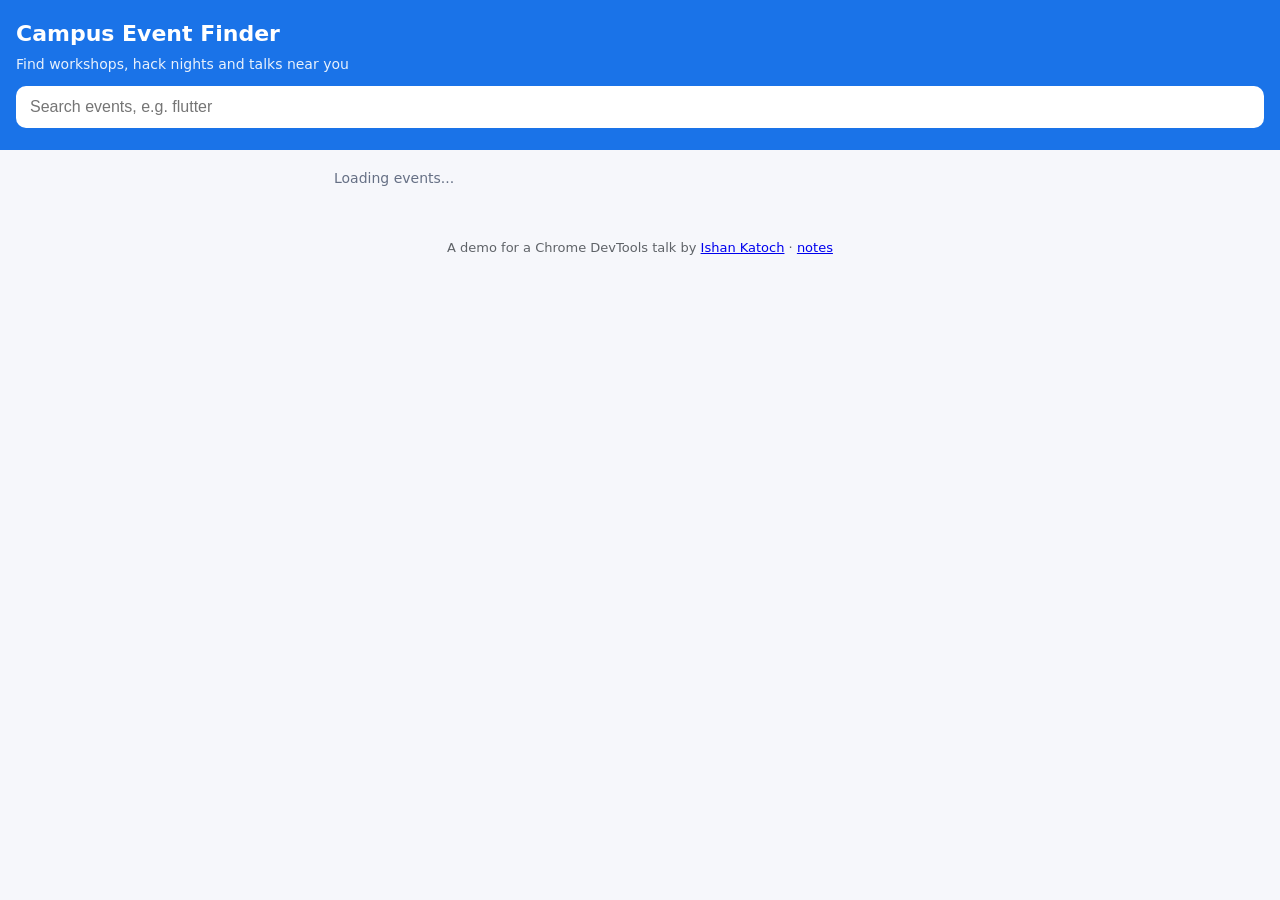
<file: broken/index.html>
<!doctype html>
<html lang="en">
<head>
  <meta charset="utf-8">
  <meta name="viewport" content="width=device-width, initial-scale=1">
  <title>Campus Event Finder</title>
  <link rel="icon" href="data:,">
  <link rel="stylesheet" href="../style.css">
  <script src="app.js"></script>
</head>
<body>
  <header>
    <h1>Campus Event Finder</h1>
    <p>Find workshops, hack nights and talks near you</p>
    <input id="search" type="search" placeholder="Search events, e.g. flutter" autocomplete="off">
  </header>
  <main>
    <p id="status">Loading events...</p>
    <ul id="events"></ul>
  </main>
<p style="text-align:center;font:13px/1.5 system-ui,sans-serif;color:#5f6368;margin:0 0 28px">A demo for a Chrome DevTools talk by <a href="https://www.linkedin.com/in/ishan-katoch">Ishan Katoch</a> &middot; <a href="../talk/">notes</a></p>
</body>
</html>
</file>
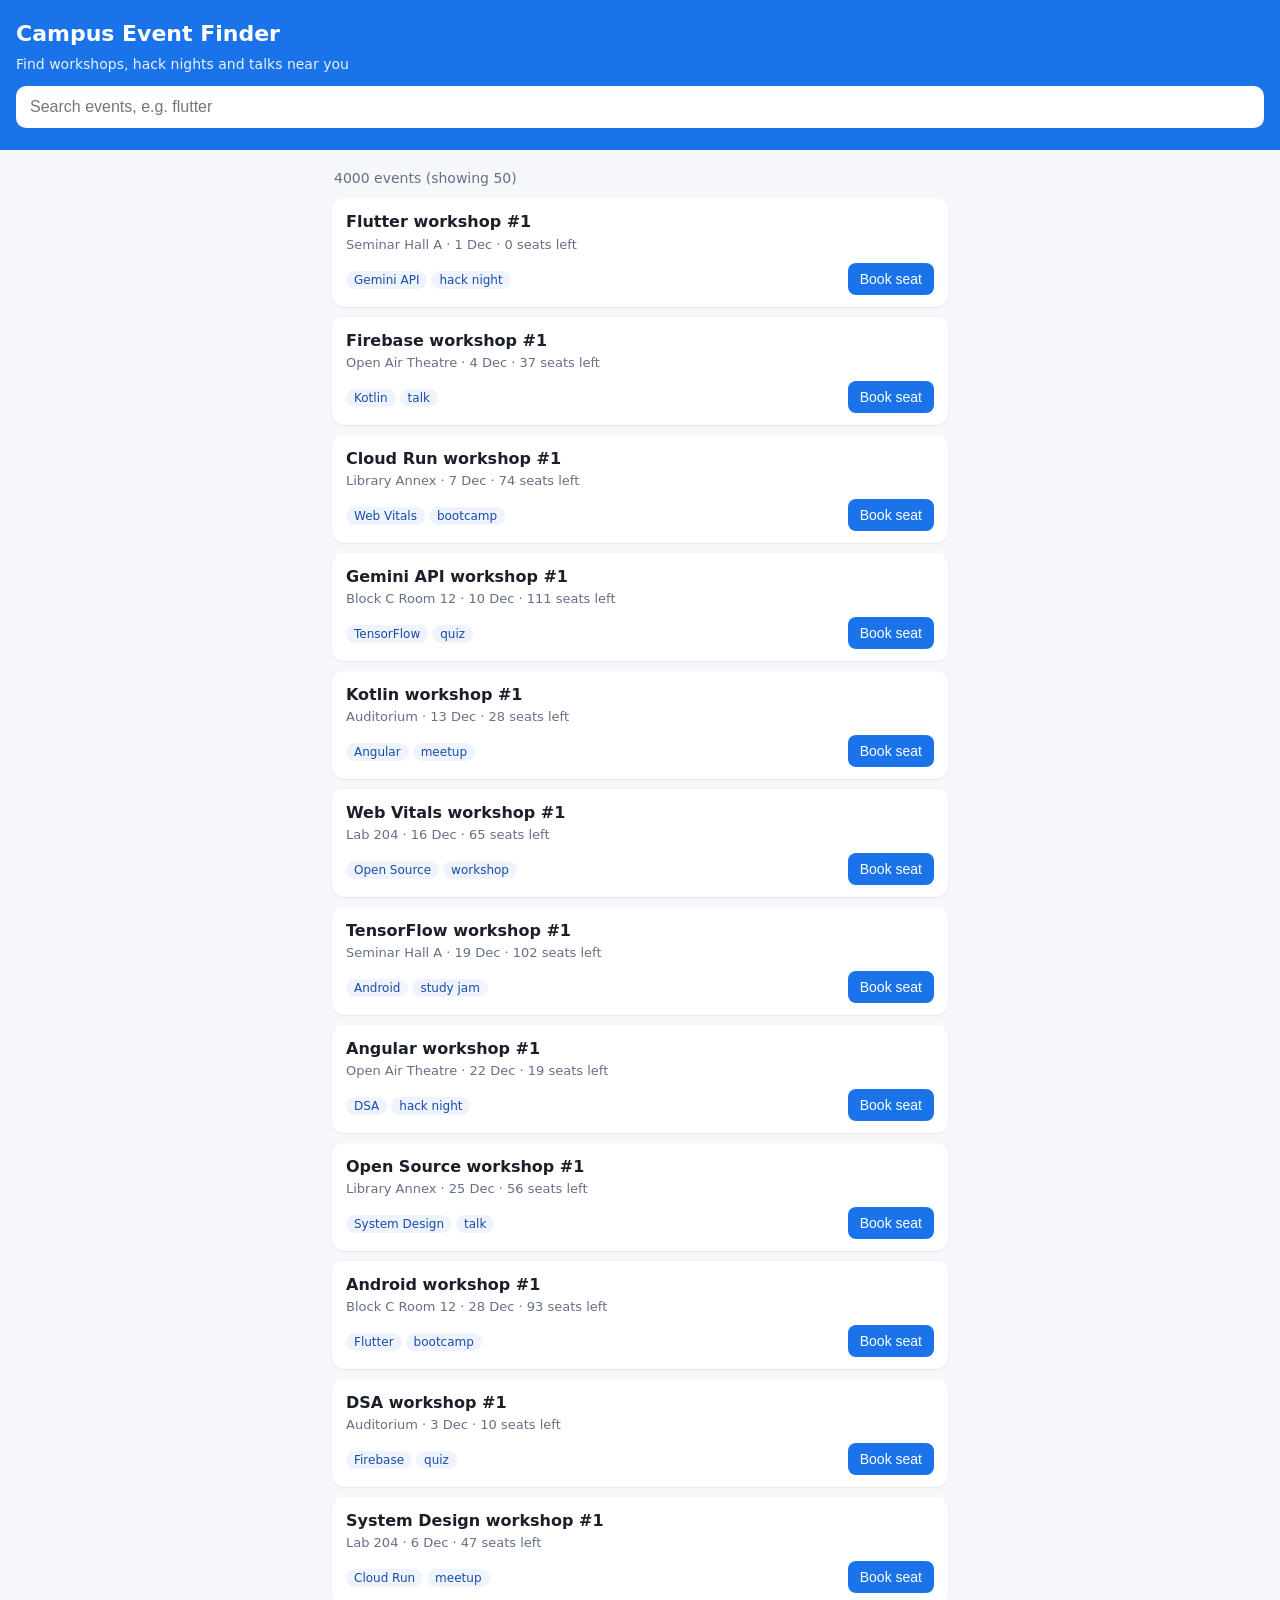
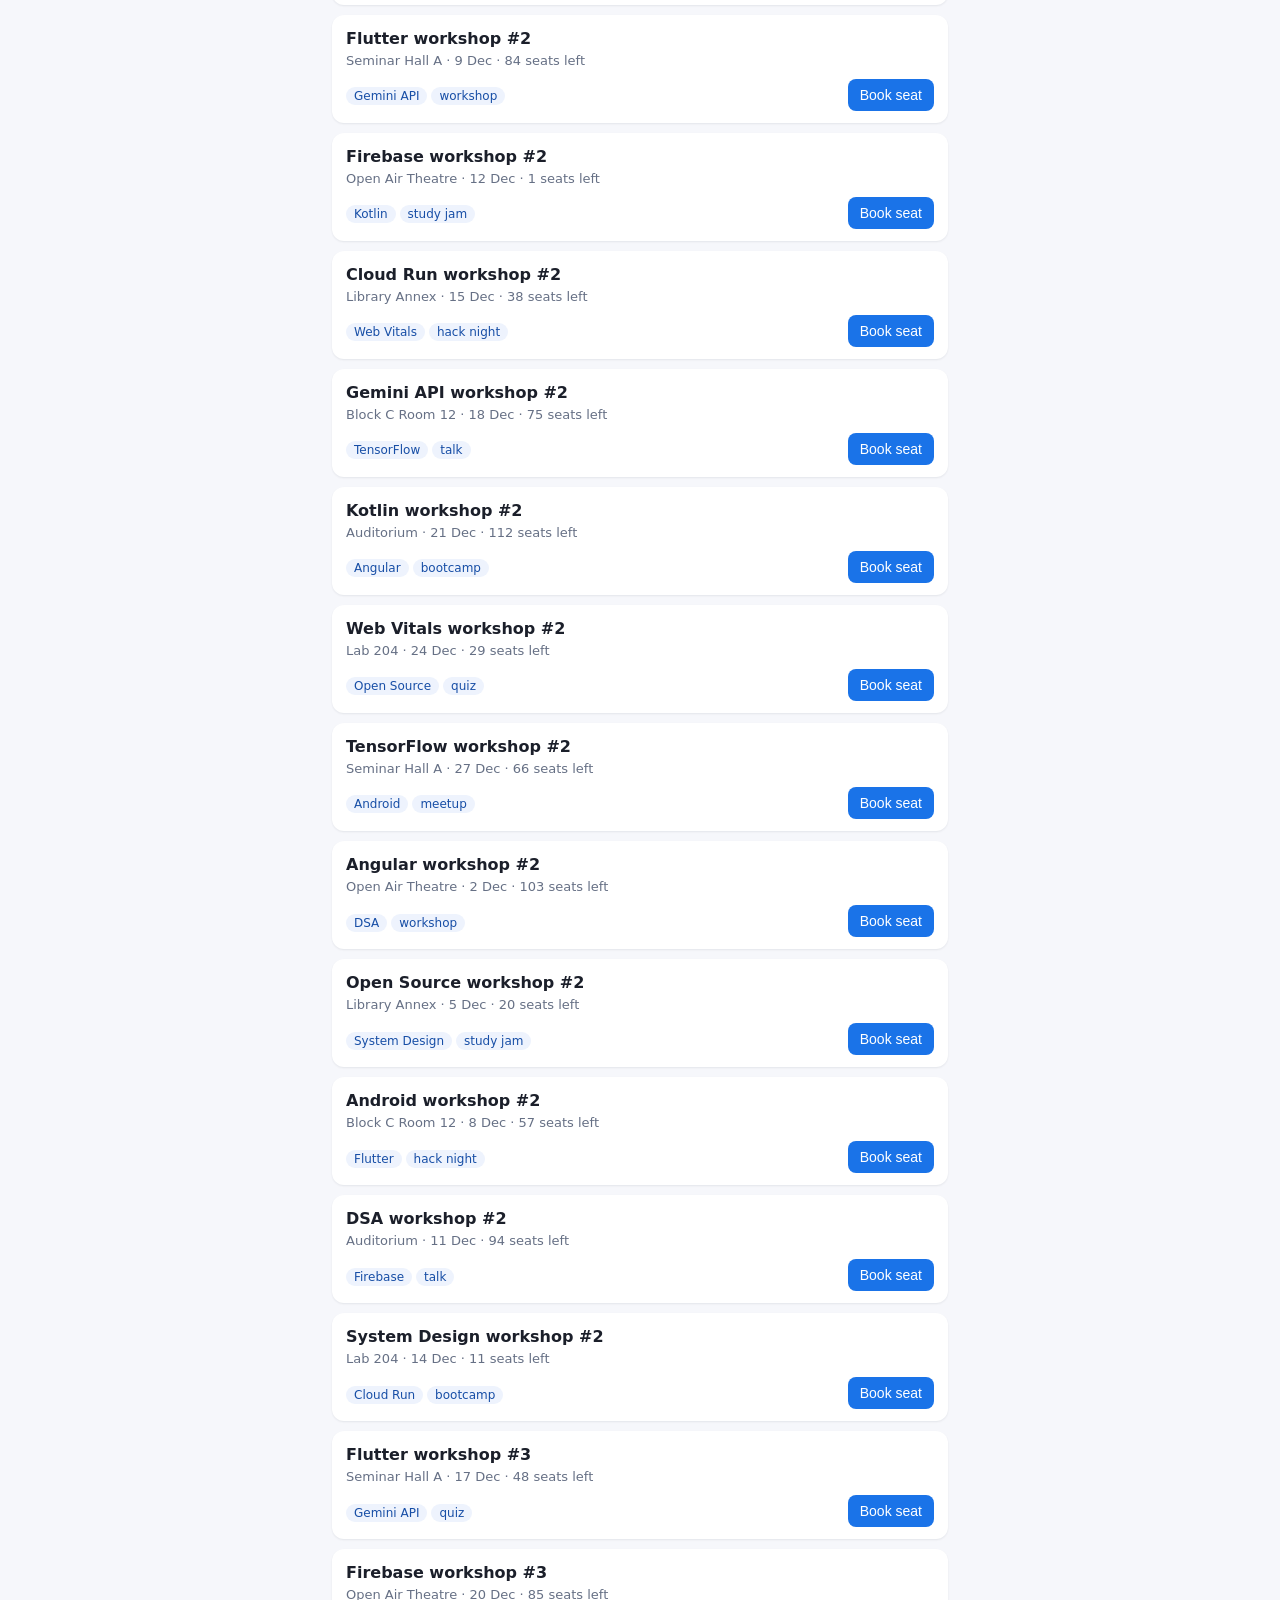
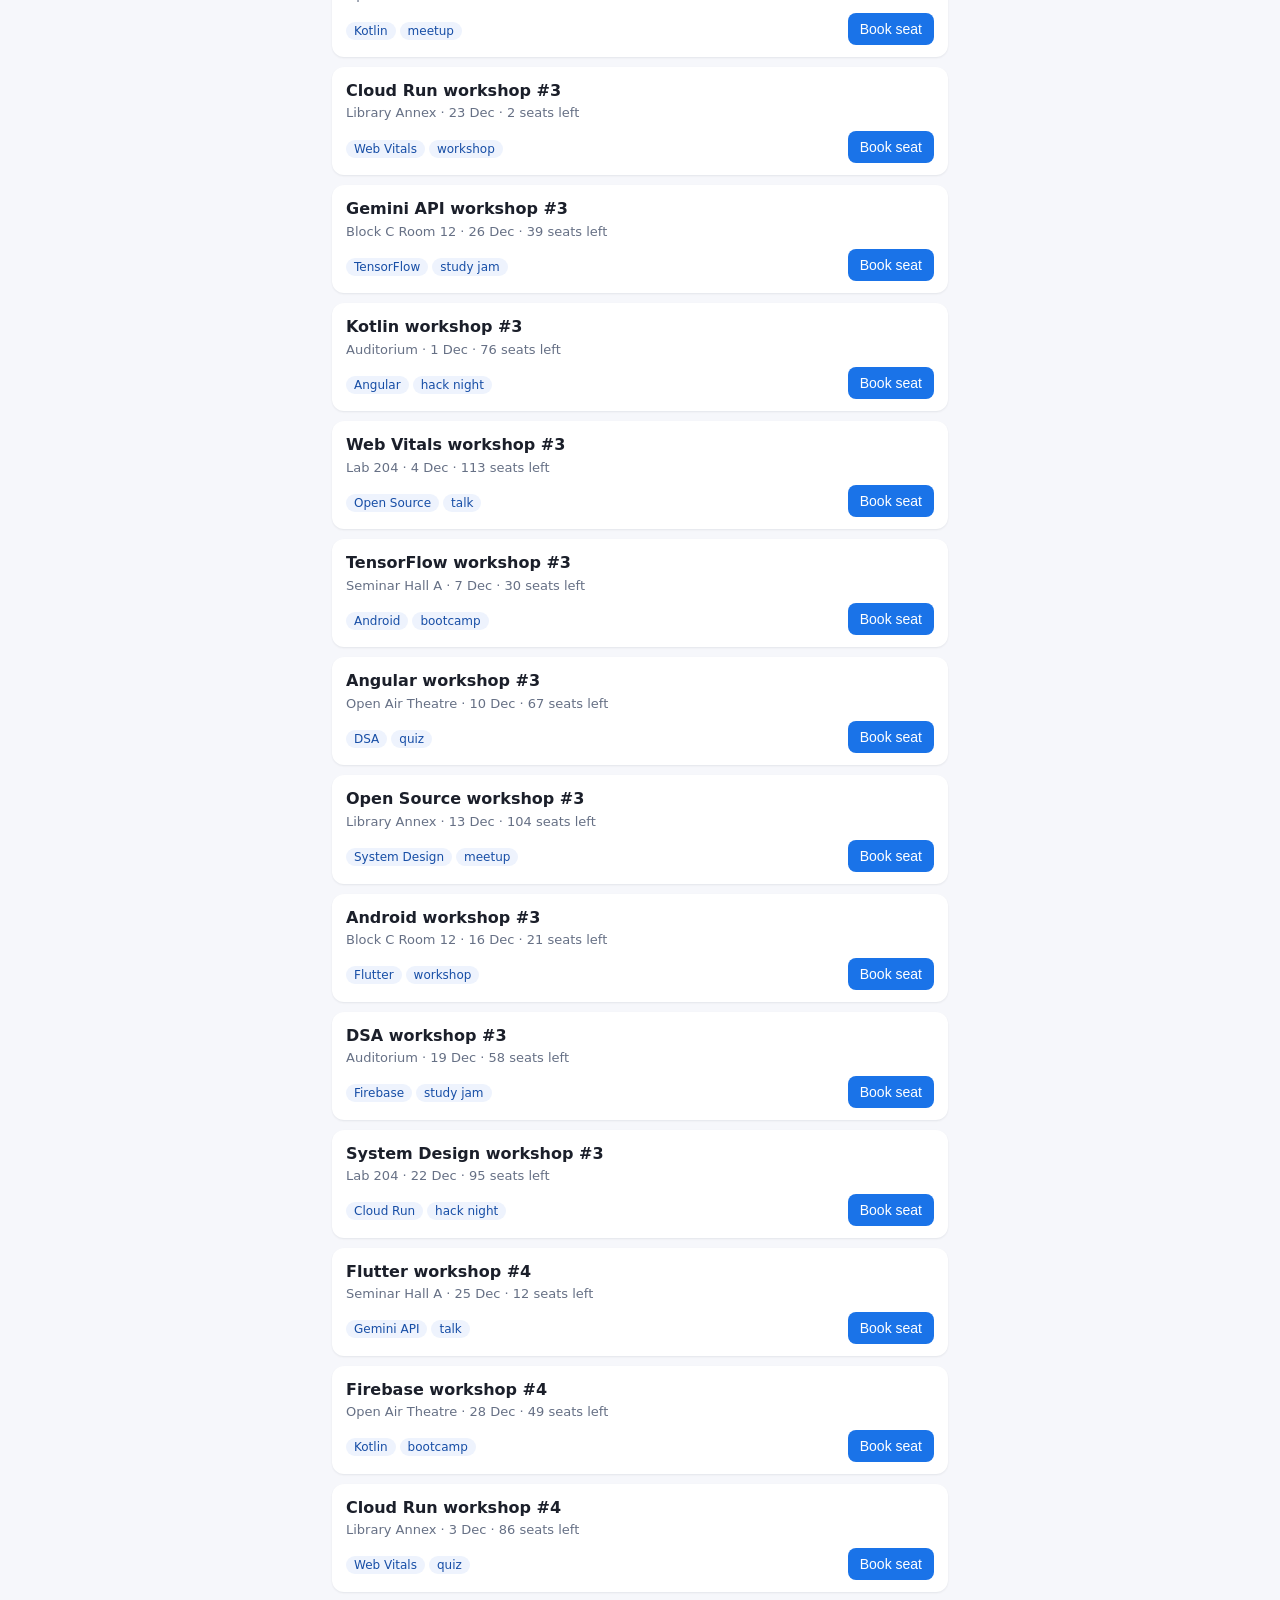
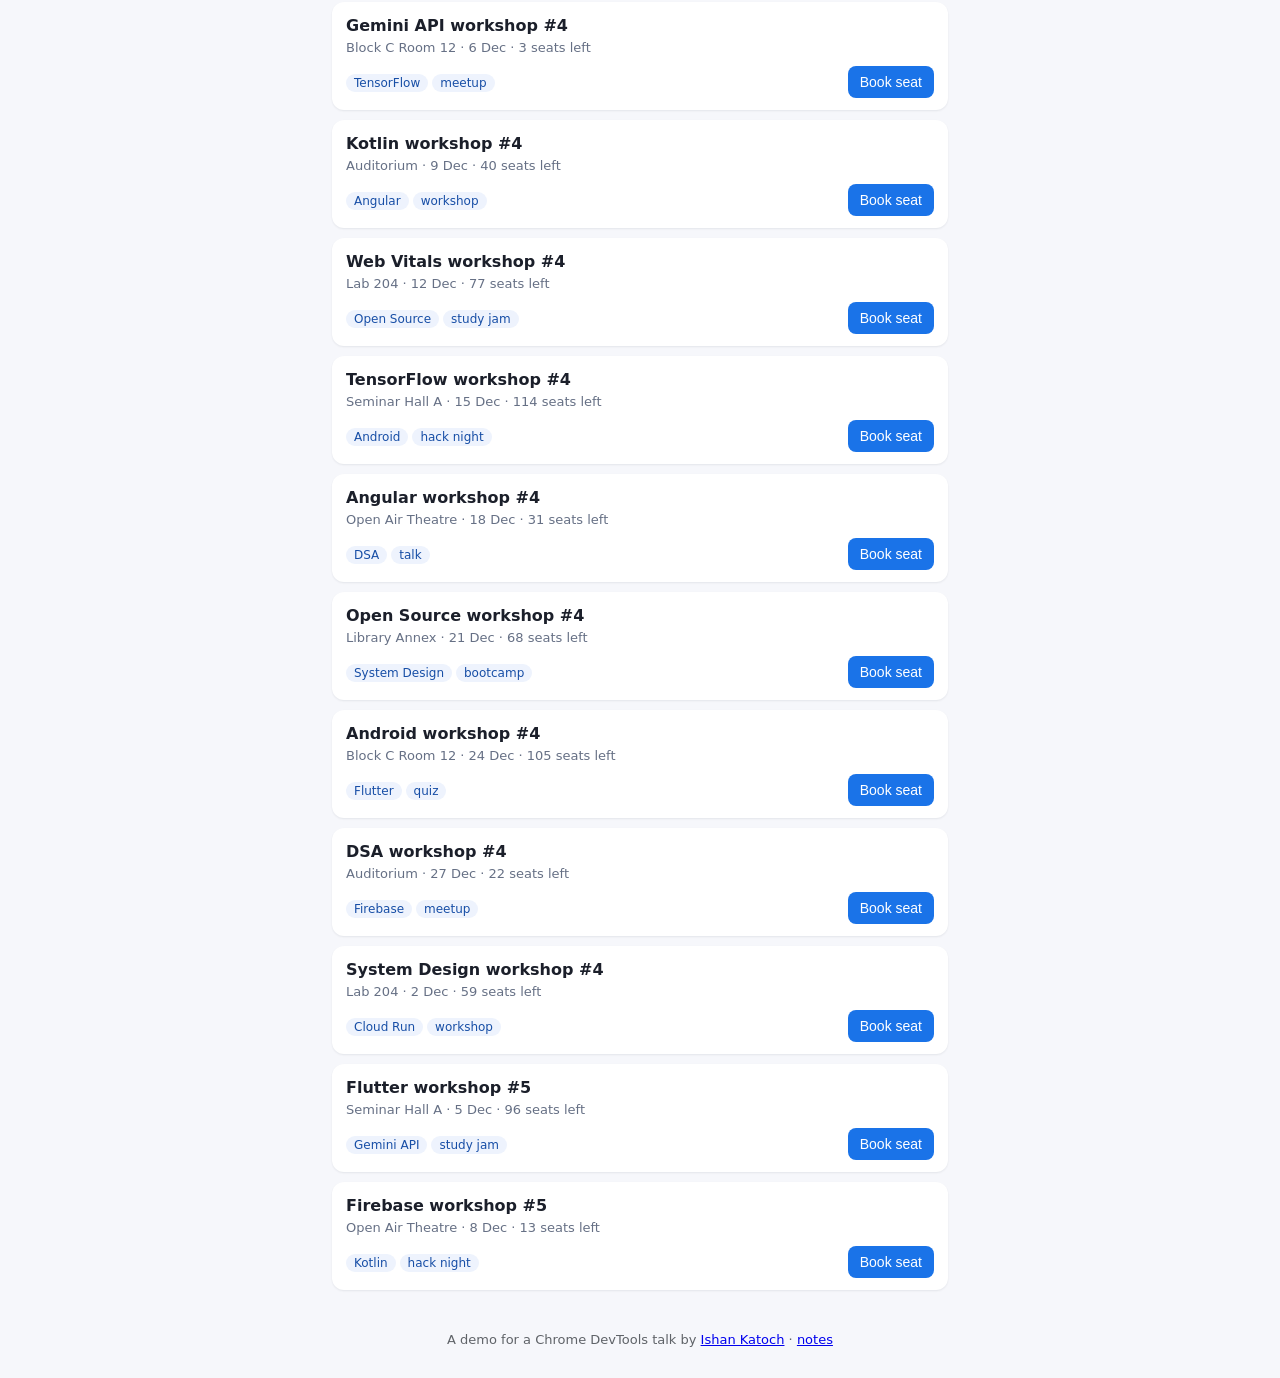
<file: fixed/index.html>
<!doctype html>
<html lang="en">
<head>
  <meta charset="utf-8">
  <meta name="viewport" content="width=device-width, initial-scale=1">
  <title>Campus Event Finder</title>
  <link rel="icon" href="data:,">
  <link rel="stylesheet" href="../style.css">
  <script src="app.js" defer></script>
</head>
<body>
  <header>
    <h1>Campus Event Finder</h1>
    <p>Find workshops, hack nights and talks near you</p>
    <input id="search" type="search" placeholder="Search events, e.g. flutter" autocomplete="off">
  </header>
  <main>
    <p id="status">Loading events...</p>
    <ul id="events"></ul>
  </main>
<p style="text-align:center;font:13px/1.5 system-ui,sans-serif;color:#5f6368;margin:0 0 28px">A demo for a Chrome DevTools talk by <a href="https://www.linkedin.com/in/ishan-katoch">Ishan Katoch</a> &middot; <a href="../talk/">notes</a></p>
</body>
</html>
</file>
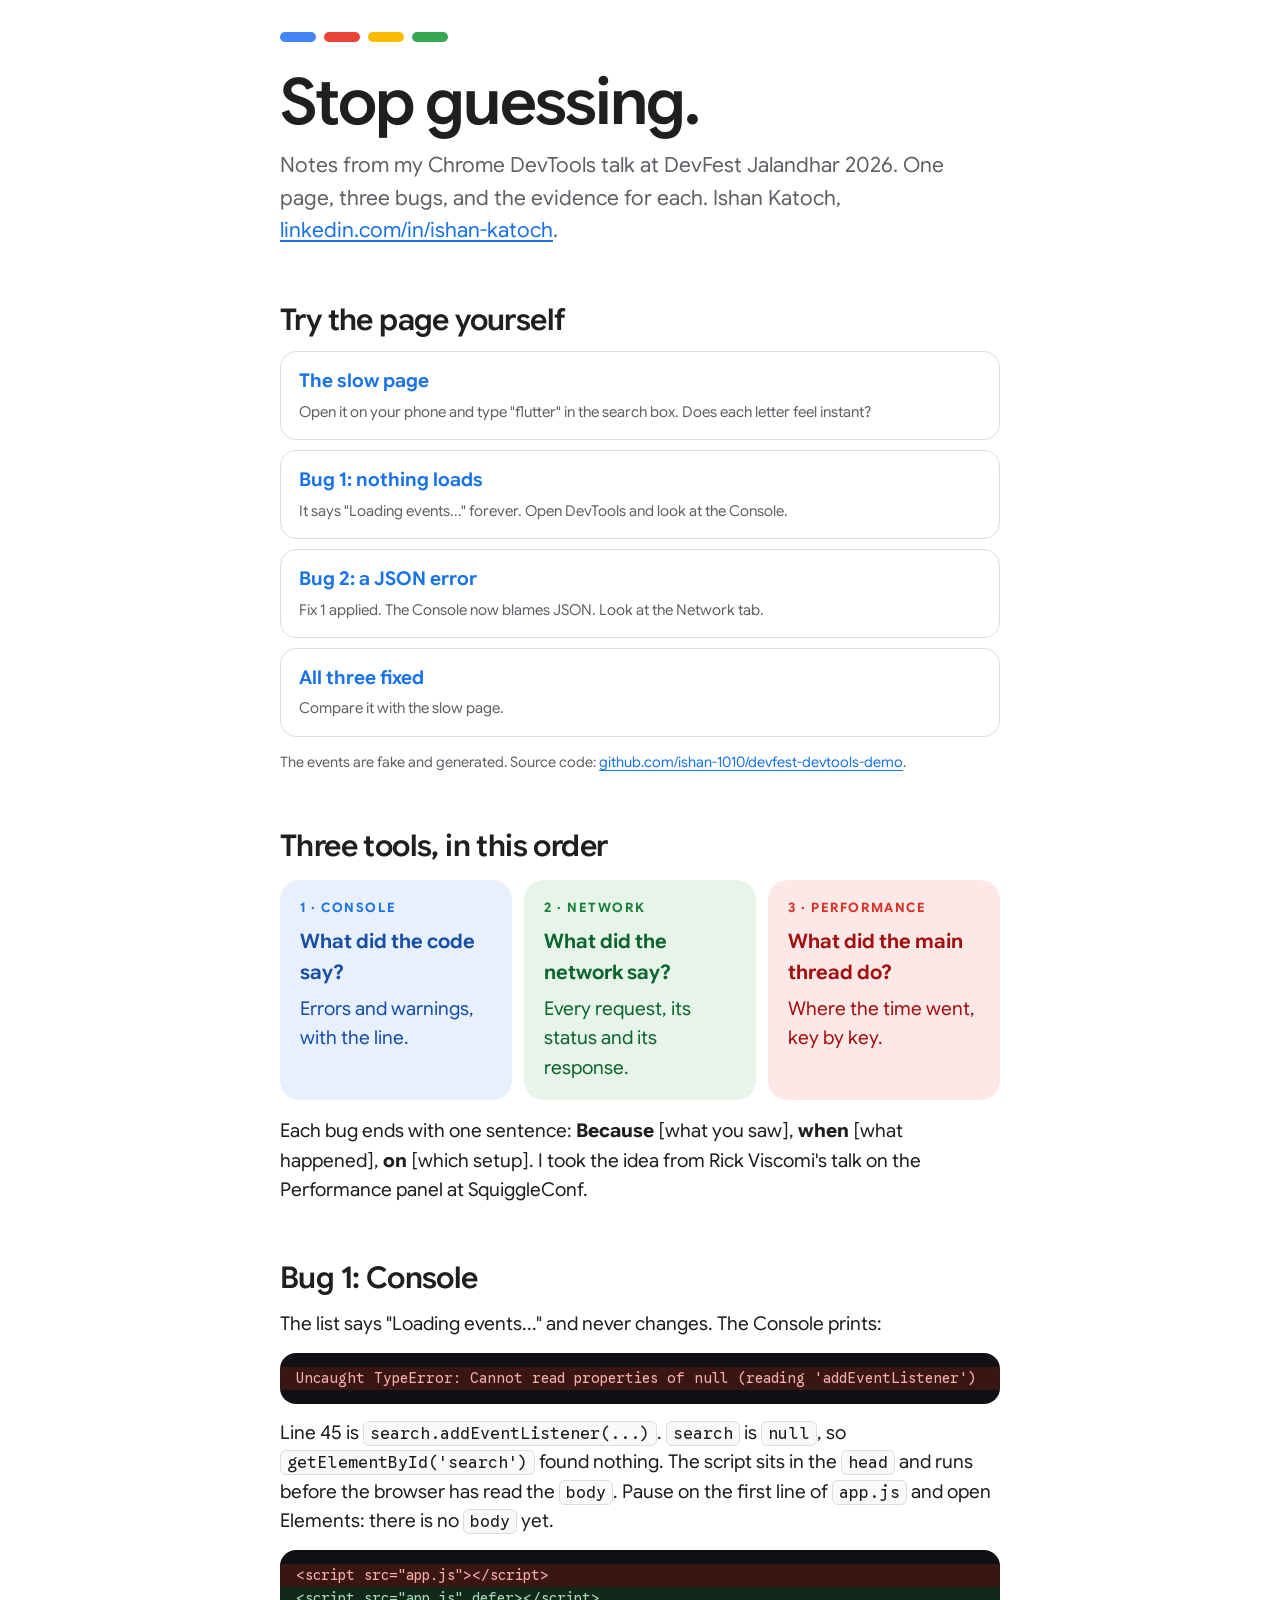
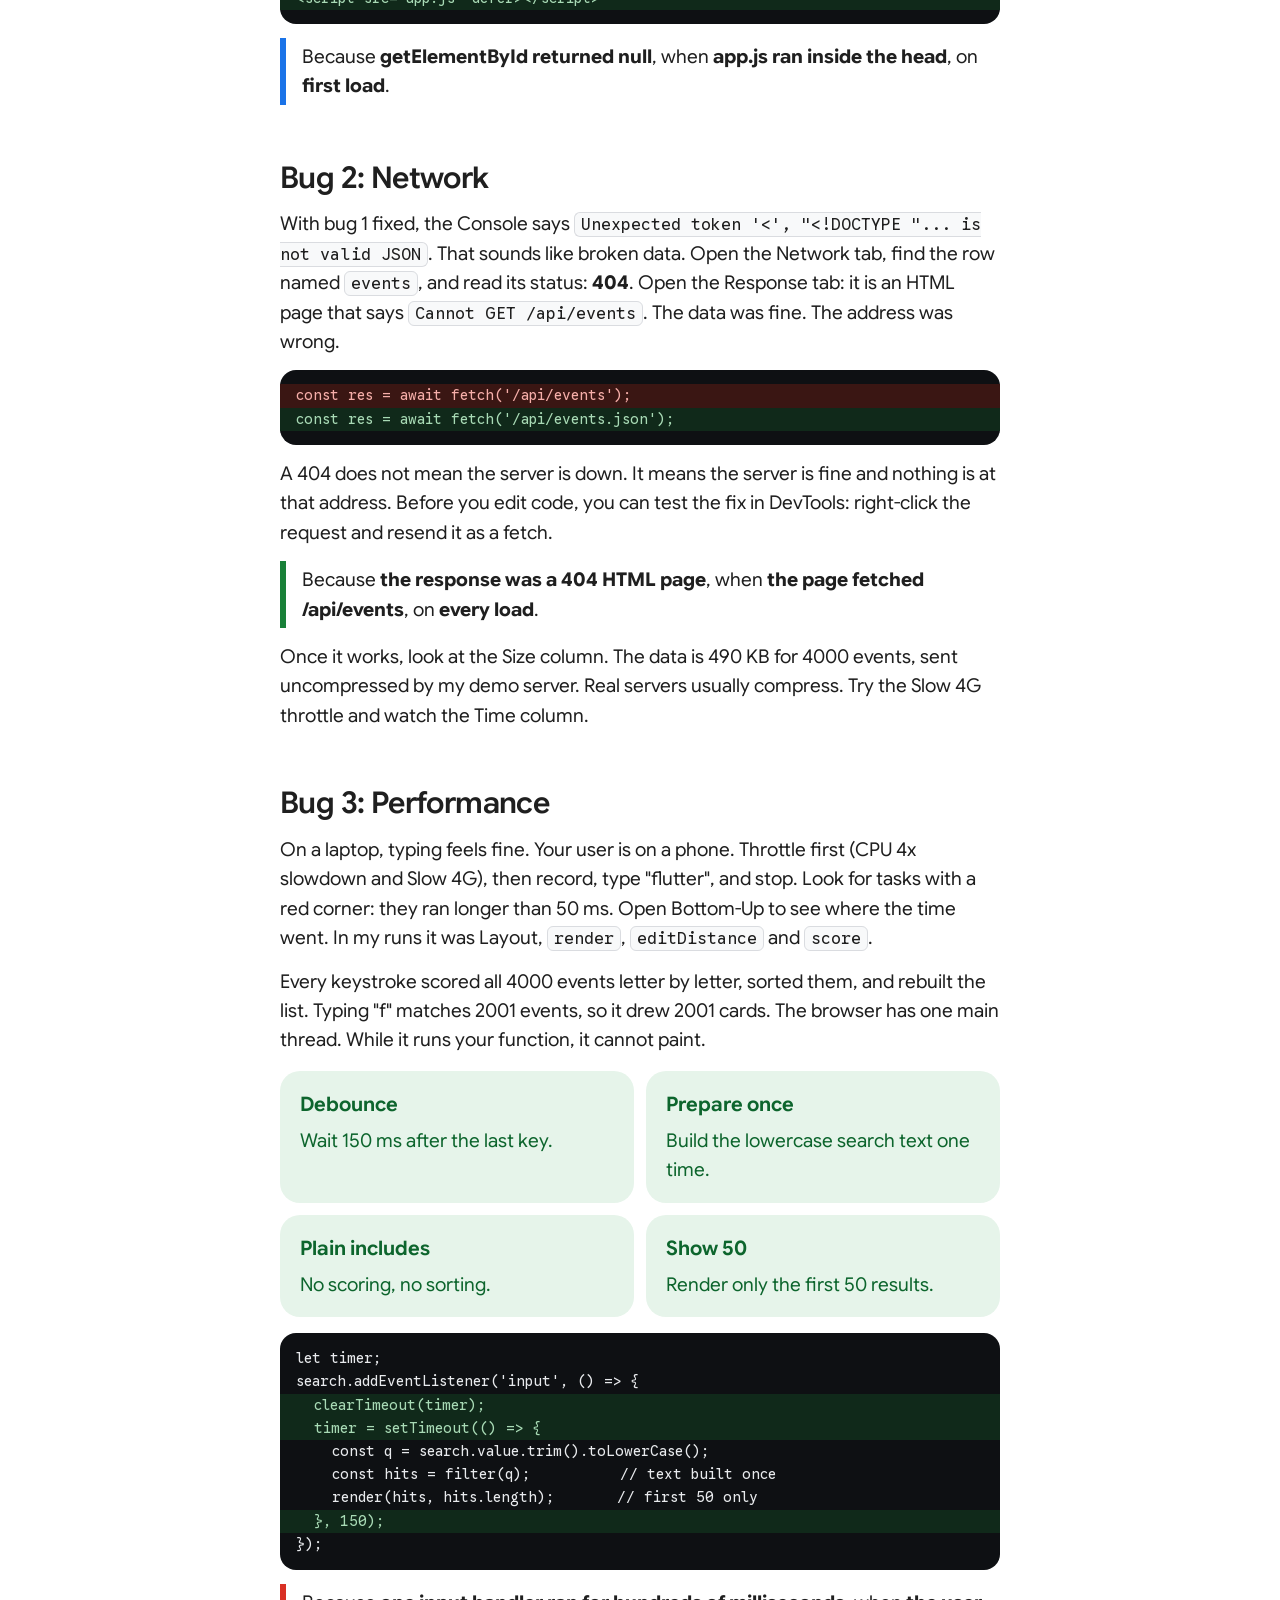
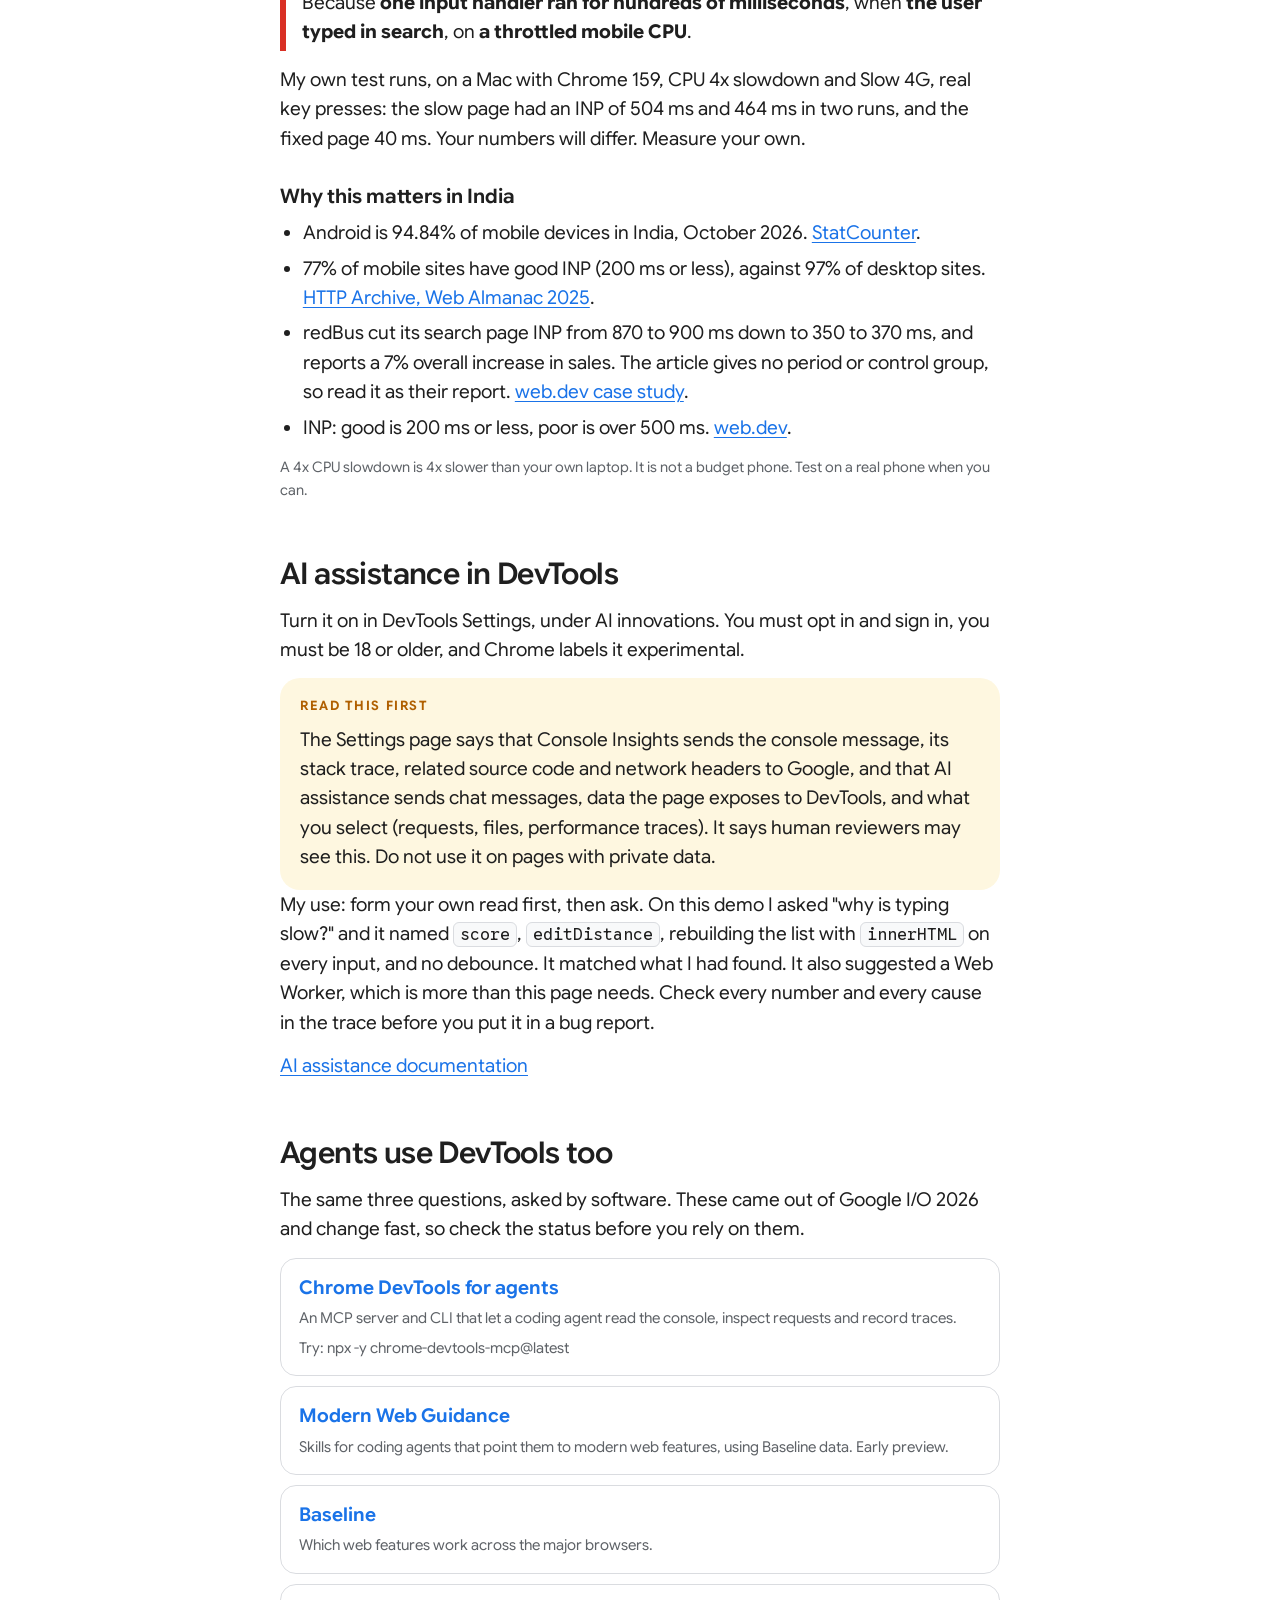
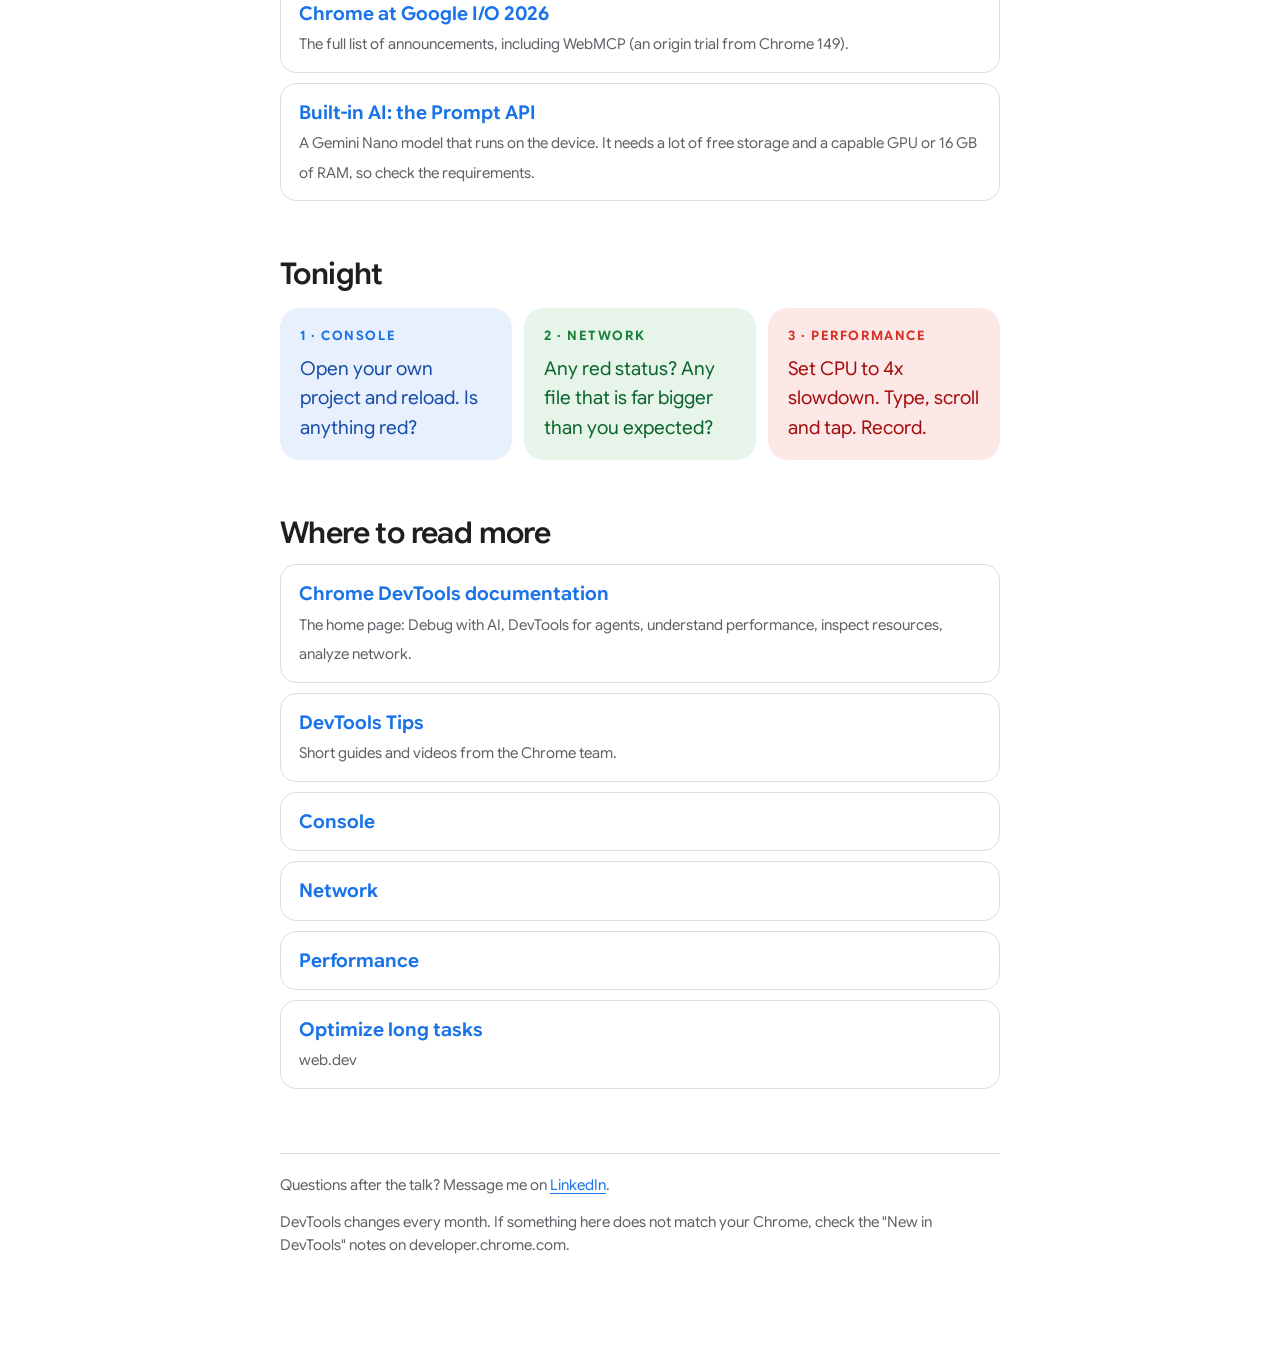
<file: talk/index.html>
<!doctype html>
<html lang="en">
<head>
<meta charset="utf-8">
<meta name="viewport" content="width=device-width, initial-scale=1">
<title>Stop guessing: Chrome DevTools notes</title>
<meta name="description" content="Notes from a DevFest Jalandhar 2026 talk: three bugs in one page, found with Chrome DevTools evidence.">
<style>
@font-face { font-family: 'Sans'; src: url(fonts/google-sans-flex-latin-wght-normal.woff2) format('woff2'); font-weight: 1 1000; font-display: swap; }
@font-face { font-family: 'Code'; src: url(fonts/google-sans-code-latin-wght-normal.woff2) format('woff2'); font-weight: 300 800; font-display: swap; }
:root {
  --bg: #fff; --ink: #1f1f1f; --muted: #5f6368; --line: #dadce0; --bg2: #f8f9fa;
  --blue: #1a73e8; --blue-soft: #e8f0fe; --blue-ink: #174ea6;
  --green: #188038; --green-soft: #e6f4ea; --green-ink: #0d652d;
  --red: #d93025; --red-soft: #fce8e6; --red-ink: #a50e0e;
  --yellow: #b06000; --yellow-soft: #fef7e0;
  --code: #0e1013; --code-ink: #e8eaed;
}
@media (prefers-color-scheme: dark) {
  :root {
    --bg: #0e1013; --ink: #f1f3f4; --muted: #9aa0a6; --line: #2e3238; --bg2: #1b1e23;
    --blue: #8ab4f8; --blue-soft: #12253f; --blue-ink: #aecbfa;
    --green: #81c995; --green-soft: #10291a; --green-ink: #a8dab5;
    --red: #f28b82; --red-soft: #3a1613; --red-ink: #f6aea9;
    --yellow: #fdd663; --yellow-soft: #3a2f0b;
    --code: #1b1e23; 
  }
}
* { box-sizing: border-box; }
body { margin: 0; background: var(--bg); color: var(--ink); font-family: 'Sans', system-ui, sans-serif; font-size: 18px; line-height: 1.55; }
main { max-width: 760px; margin: 0 auto; padding: 32px 20px 80px; }
.bar { display: flex; gap: 8px; margin-bottom: 28px; }
.bar i { width: 36px; height: 10px; border-radius: 5px; display: block; }
h1 { font-size: clamp(40px, 9vw, 64px); line-height: 1.02; letter-spacing: -0.03em; font-weight: 580; margin: 0 0 14px; }
h2 { font-size: 30px; line-height: 1.15; letter-spacing: -0.02em; font-weight: 580; margin: 56px 0 14px; }
h3 { font-size: 20px; margin: 0 0 6px; font-weight: 620; }
p { margin: 0 0 14px; }
a { color: var(--blue); text-underline-offset: 3px; }
.lead { font-size: 21px; color: var(--muted); }
.kicker { font-size: 13px; font-weight: 650; letter-spacing: 0.12em; text-transform: uppercase; margin: 0 0 8px; }
.cards { display: grid; gap: 12px; margin: 16px 0; }
.card { border-radius: 20px; padding: 18px 20px; background: var(--bg2); }
.card p:last-child { margin-bottom: 0; }
.blue { background: var(--blue-soft); color: var(--blue-ink); } .blue .kicker { color: var(--blue); }
.green { background: var(--green-soft); color: var(--green-ink); } .green .kicker { color: var(--green); }
.red { background: var(--red-soft); color: var(--red-ink); } .red .kicker { color: var(--red); }
.yellow { background: var(--yellow-soft); color: var(--ink); } .yellow .kicker { color: var(--yellow); }
.card a { color: inherit; }
code, pre { font-family: 'Code', ui-monospace, Menlo, monospace; }
p code, li code { font-size: 0.88em; background: var(--bg2); border: 1px solid var(--line); border-radius: 6px; padding: 1px 6px; word-break: break-word; }
pre { background: var(--code); color: var(--code-ink); border-radius: 16px; padding: 14px 0; margin: 14px 0; overflow-x: auto; font-size: 14.5px; line-height: 1.6; }
pre span { display: block; padding: 0 16px; white-space: pre; }
pre .del { background: #3a1613; color: #f6aea9; } pre .add { background: #10291a; color: #a8dab5; }
.say { border-left: 6px solid var(--blue); padding: 4px 0 4px 16px; margin: 14px 0; font-size: 19px; }
.green + .say, .say.g { border-color: var(--green); } .say.r { border-color: var(--red); }
.links { display: grid; gap: 10px; margin: 14px 0; }
.links a { display: block; padding: 14px 18px; border-radius: 16px; border: 1px solid var(--line); text-decoration: none; color: var(--ink); }
.links a b { display: block; color: var(--blue); font-weight: 620; }
.links a small { color: var(--muted); font-size: 15px; }
ul { padding-left: 1.2em; margin: 0 0 14px; } li { margin-bottom: 6px; }
.src { font-size: 14.5px; color: var(--muted); }
footer { margin-top: 64px; padding-top: 20px; border-top: 1px solid var(--line); font-size: 15px; color: var(--muted); }
@media (min-width: 640px) { .cards.c3 { grid-template-columns: repeat(3, 1fr); } .cards.c2 { grid-template-columns: repeat(2, 1fr); } body { font-size: 19px; } }
</style>
</head>
<body>
<main>
<div class="bar"><i style="background:#4285f4"></i><i style="background:#ea4335"></i><i style="background:#fbbc04"></i><i style="background:#34a853"></i></div>

<h1>Stop guessing.</h1>
<p class="lead">Notes from my Chrome DevTools talk at DevFest Jalandhar 2026. One page, three bugs, and the evidence for each. Ishan Katoch, <a href="https://www.linkedin.com/in/ishan-katoch">linkedin.com/in/ishan-katoch</a>.</p>

<h2>Try the page yourself</h2>
<div class="links">
  <a href="../"><b>The slow page</b><small>Open it on your phone and type "flutter" in the search box. Does each letter feel instant?</small></a>
  <a href="../broken/"><b>Bug 1: nothing loads</b><small>It says "Loading events..." forever. Open DevTools and look at the Console.</small></a>
  <a href="../stage2/"><b>Bug 2: a JSON error</b><small>Fix 1 applied. The Console now blames JSON. Look at the Network tab.</small></a>
  <a href="../fixed/"><b>All three fixed</b><small>Compare it with the slow page.</small></a>
</div>
<p class="src">The events are fake and generated. Source code: <a href="https://github.com/ishan-1010/devfest-devtools-demo">github.com/ishan-1010/devfest-devtools-demo</a>.</p>

<h2>Three tools, in this order</h2>
<div class="cards c3">
  <div class="card blue"><p class="kicker">1 · Console</p><h3>What did the code say?</h3><p>Errors and warnings, with the line.</p></div>
  <div class="card green"><p class="kicker">2 · Network</p><h3>What did the network say?</h3><p>Every request, its status and its response.</p></div>
  <div class="card red"><p class="kicker">3 · Performance</p><h3>What did the main thread do?</h3><p>Where the time went, key by key.</p></div>
</div>
<p>Each bug ends with one sentence: <b>Because</b> [what you saw], <b>when</b> [what happened], <b>on</b> [which setup]. I took the idea from Rick Viscomi's talk on the Performance panel at SquiggleConf.</p>

<h2>Bug 1: Console</h2>
<p>The list says "Loading events..." and never changes. The Console prints:</p>
<pre><span class="del">Uncaught TypeError: Cannot read properties of null (reading 'addEventListener')   app.js:45</span></pre>
<p>Line 45 is <code>search.addEventListener(...)</code>. <code>search</code> is <code>null</code>, so <code>getElementById('search')</code> found nothing. The script sits in the <code>head</code> and runs before the browser has read the <code>body</code>. Pause on the first line of <code>app.js</code> and open Elements: there is no <code>body</code> yet.</p>
<pre><span class="del">&lt;script src="app.js"&gt;&lt;/script&gt;</span><span class="add">&lt;script src="app.js" defer&gt;&lt;/script&gt;</span></pre>
<div class="say">Because <b>getElementById returned null</b>, when <b>app.js ran inside the head</b>, on <b>first load</b>.</div>

<h2>Bug 2: Network</h2>
<p>With bug 1 fixed, the Console says <code>Unexpected token '&lt;', "&lt;!DOCTYPE "... is not valid JSON</code>. That sounds like broken data. Open the Network tab, find the row named <code>events</code>, and read its status: <b>404</b>. Open the Response tab: it is an HTML page that says <code>Cannot GET /api/events</code>. The data was fine. The address was wrong.</p>
<pre><span class="del">const res = await fetch('/api/events');</span><span class="add">const res = await fetch('/api/events.json');</span></pre>
<p>A 404 does not mean the server is down. It means the server is fine and nothing is at that address. Before you edit code, you can test the fix in DevTools: right-click the request and resend it as a fetch.</p>
<div class="say g">Because <b>the response was a 404 HTML page</b>, when <b>the page fetched /api/events</b>, on <b>every load</b>.</div>
<p>Once it works, look at the Size column. The data is 490 KB for 4000 events, sent uncompressed by my demo server. Real servers usually compress. Try the Slow 4G throttle and watch the Time column.</p>

<h2>Bug 3: Performance</h2>
<p>On a laptop, typing feels fine. Your user is on a phone. Throttle first (CPU 4x slowdown and Slow 4G), then record, type "flutter", and stop. Look for tasks with a red corner: they ran longer than 50 ms. Open Bottom-Up to see where the time went. In my runs it was Layout, <code>render</code>, <code>editDistance</code> and <code>score</code>.</p>
<p>Every keystroke scored all 4000 events letter by letter, sorted them, and rebuilt the list. Typing "f" matches 2001 events, so it drew 2001 cards. The browser has one main thread. While it runs your function, it cannot paint.</p>
<div class="cards c2">
  <div class="card green"><h3>Debounce</h3><p>Wait 150 ms after the last key.</p></div>
  <div class="card green"><h3>Prepare once</h3><p>Build the lowercase search text one time.</p></div>
  <div class="card green"><h3>Plain includes</h3><p>No scoring, no sorting.</p></div>
  <div class="card green"><h3>Show 50</h3><p>Render only the first 50 results.</p></div>
</div>
<pre><span>let timer;</span><span>search.addEventListener('input', () =&gt; {</span><span class="add">  clearTimeout(timer);</span><span class="add">  timer = setTimeout(() =&gt; {</span><span>    const q = search.value.trim().toLowerCase();</span><span>    const hits = filter(q);          // text built once</span><span>    render(hits, hits.length);       // first 50 only</span><span class="add">  }, 150);</span><span>});</span></pre>
<div class="say r">Because <b>one input handler ran for hundreds of milliseconds</b>, when <b>the user typed in search</b>, on <b>a throttled mobile CPU</b>.</div>
<p>My own test runs, on a Mac with Chrome 159, CPU 4x slowdown and Slow 4G, real key presses: the slow page had an INP of 504 ms and 464 ms in two runs, and the fixed page 40 ms. Your numbers will differ. Measure your own.</p>

<h3 style="margin-top:28px">Why this matters in India</h3>
<ul>
  <li>Android is 94.84% of mobile devices in India, October 2026. <a href="https://gs.statcounter.com/os-market-share/mobile/india">StatCounter</a>.</li>
  <li>77% of mobile sites have good INP (200 ms or less), against 97% of desktop sites. <a href="https://almanac.httparchive.org/en/2025/performance">HTTP Archive, Web Almanac 2025</a>.</li>
  <li>redBus cut its search page INP from 870 to 900 ms down to 350 to 370 ms, and reports a 7% overall increase in sales. The article gives no period or control group, so read it as their report. <a href="https://web.dev/case-studies/redbus-inp">web.dev case study</a>.</li>
  <li>INP: good is 200 ms or less, poor is over 500 ms. <a href="https://web.dev/articles/inp">web.dev</a>.</li>
</ul>
<p class="src">A 4x CPU slowdown is 4x slower than your own laptop. It is not a budget phone. Test on a real phone when you can.</p>

<h2>AI assistance in DevTools</h2>
<p>Turn it on in DevTools Settings, under AI innovations. You must opt in and sign in, you must be 18 or older, and Chrome labels it experimental.</p>
<div class="card yellow">
  <p class="kicker">Read this first</p>
  <p>The Settings page says that Console Insights sends the console message, its stack trace, related source code and network headers to Google, and that AI assistance sends chat messages, data the page exposes to DevTools, and what you select (requests, files, performance traces). It says human reviewers may see this. Do not use it on pages with private data.</p>
</div>
<p>My use: form your own read first, then ask. On this demo I asked "why is typing slow?" and it named <code>score</code>, <code>editDistance</code>, rebuilding the list with <code>innerHTML</code> on every input, and no debounce. It matched what I had found. It also suggested a Web Worker, which is more than this page needs. Check every number and every cause in the trace before you put it in a bug report.</p>
<p><a href="https://developer.chrome.com/docs/devtools/ai-assistance">AI assistance documentation</a></p>

<h2>Agents use DevTools too</h2>
<p>The same three questions, asked by software. These came out of Google I/O 2026 and change fast, so check the status before you rely on them.</p>
<div class="links">
  <a href="https://github.com/ChromeDevTools/chrome-devtools-mcp"><b>Chrome DevTools for agents</b><small>An MCP server and CLI that let a coding agent read the console, inspect requests and record traces. Try: npx -y chrome-devtools-mcp@latest</small></a>
  <a href="https://developer.chrome.com/docs/modern-web-guidance"><b>Modern Web Guidance</b><small>Skills for coding agents that point them to modern web features, using Baseline data. Early preview.</small></a>
  <a href="https://web.dev/baseline"><b>Baseline</b><small>Which web features work across the major browsers.</small></a>
  <a href="https://developer.chrome.com/blog/chrome-at-io26"><b>Chrome at Google I/O 2026</b><small>The full list of announcements, including WebMCP (an origin trial from Chrome 149).</small></a>
  <a href="https://developer.chrome.com/docs/ai/prompt-api"><b>Built-in AI: the Prompt API</b><small>A Gemini Nano model that runs on the device. It needs a lot of free storage and a capable GPU or 16 GB of RAM, so check the requirements.</small></a>
</div>

<h2>Tonight</h2>
<div class="cards c3">
  <div class="card blue"><p class="kicker">1 · Console</p><p>Open your own project and reload. Is anything red?</p></div>
  <div class="card green"><p class="kicker">2 · Network</p><p>Any red status? Any file that is far bigger than you expected?</p></div>
  <div class="card red"><p class="kicker">3 · Performance</p><p>Set CPU to 4x slowdown. Type, scroll and tap. Record.</p></div>
</div>

<h2>Where to read more</h2>
<div class="links">
  <a href="https://developer.chrome.com/docs/devtools"><b>Chrome DevTools documentation</b><small>The home page: Debug with AI, DevTools for agents, understand performance, inspect resources, analyze network.</small></a>
  <a href="https://developer.chrome.com/docs/devtools/tips"><b>DevTools Tips</b><small>Short guides and videos from the Chrome team.</small></a>
  <a href="https://developer.chrome.com/docs/devtools/console"><b>Console</b></a>
  <a href="https://developer.chrome.com/docs/devtools/network"><b>Network</b></a>
  <a href="https://developer.chrome.com/docs/devtools/performance"><b>Performance</b></a>
  <a href="https://web.dev/articles/optimize-long-tasks"><b>Optimize long tasks</b><small>web.dev</small></a>
</div>

<footer>
  <p>Questions after the talk? Message me on <a href="https://www.linkedin.com/in/ishan-katoch">LinkedIn</a>.</p>
  <p>DevTools changes every month. If something here does not match your Chrome, check the "New in DevTools" notes on developer.chrome.com.</p>
</footer>
</main>
</body>
</html>
</file>
<file: style.css>
:root { --bg:#f6f7fb; --card:#fff; --ink:#1b1f2a; --muted:#667085; --brand:#1a73e8; }
* { box-sizing: border-box; }
body { margin:0; font:16px/1.45 system-ui, sans-serif; background:var(--bg); color:var(--ink); }
header { background:var(--brand); color:#fff; padding:18px 16px 22px; }
header h1 { margin:0 0 4px; font-size:22px; }
header p { margin:0 0 12px; opacity:.9; font-size:14px; }
#search { width:100%; padding:12px 14px; border:0; border-radius:10px; font-size:16px; }
main { max-width:640px; margin:0 auto; padding:14px 12px 40px; }
#status { color:var(--muted); font-size:14px; margin:4px 2px 10px; }
#events { list-style:none; margin:0; padding:0; display:grid; gap:10px; }
.card { background:var(--card); border-radius:12px; padding:12px 14px; box-shadow:0 1px 2px rgba(16,24,40,.08); }
.card h3 { margin:0 0 2px; font-size:16px; }
.card .meta { color:var(--muted); font-size:13px; }
.card .row { display:flex; justify-content:space-between; align-items:center; margin-top:8px; }
.card button { background:var(--brand); color:#fff; border:0; border-radius:8px; padding:8px 12px; font-size:14px; }
.card .tag { font-size:12px; background:#eef3fd; color:#174ea6; border-radius:999px; padding:2px 8px; margin-right:4px; }
</file>
